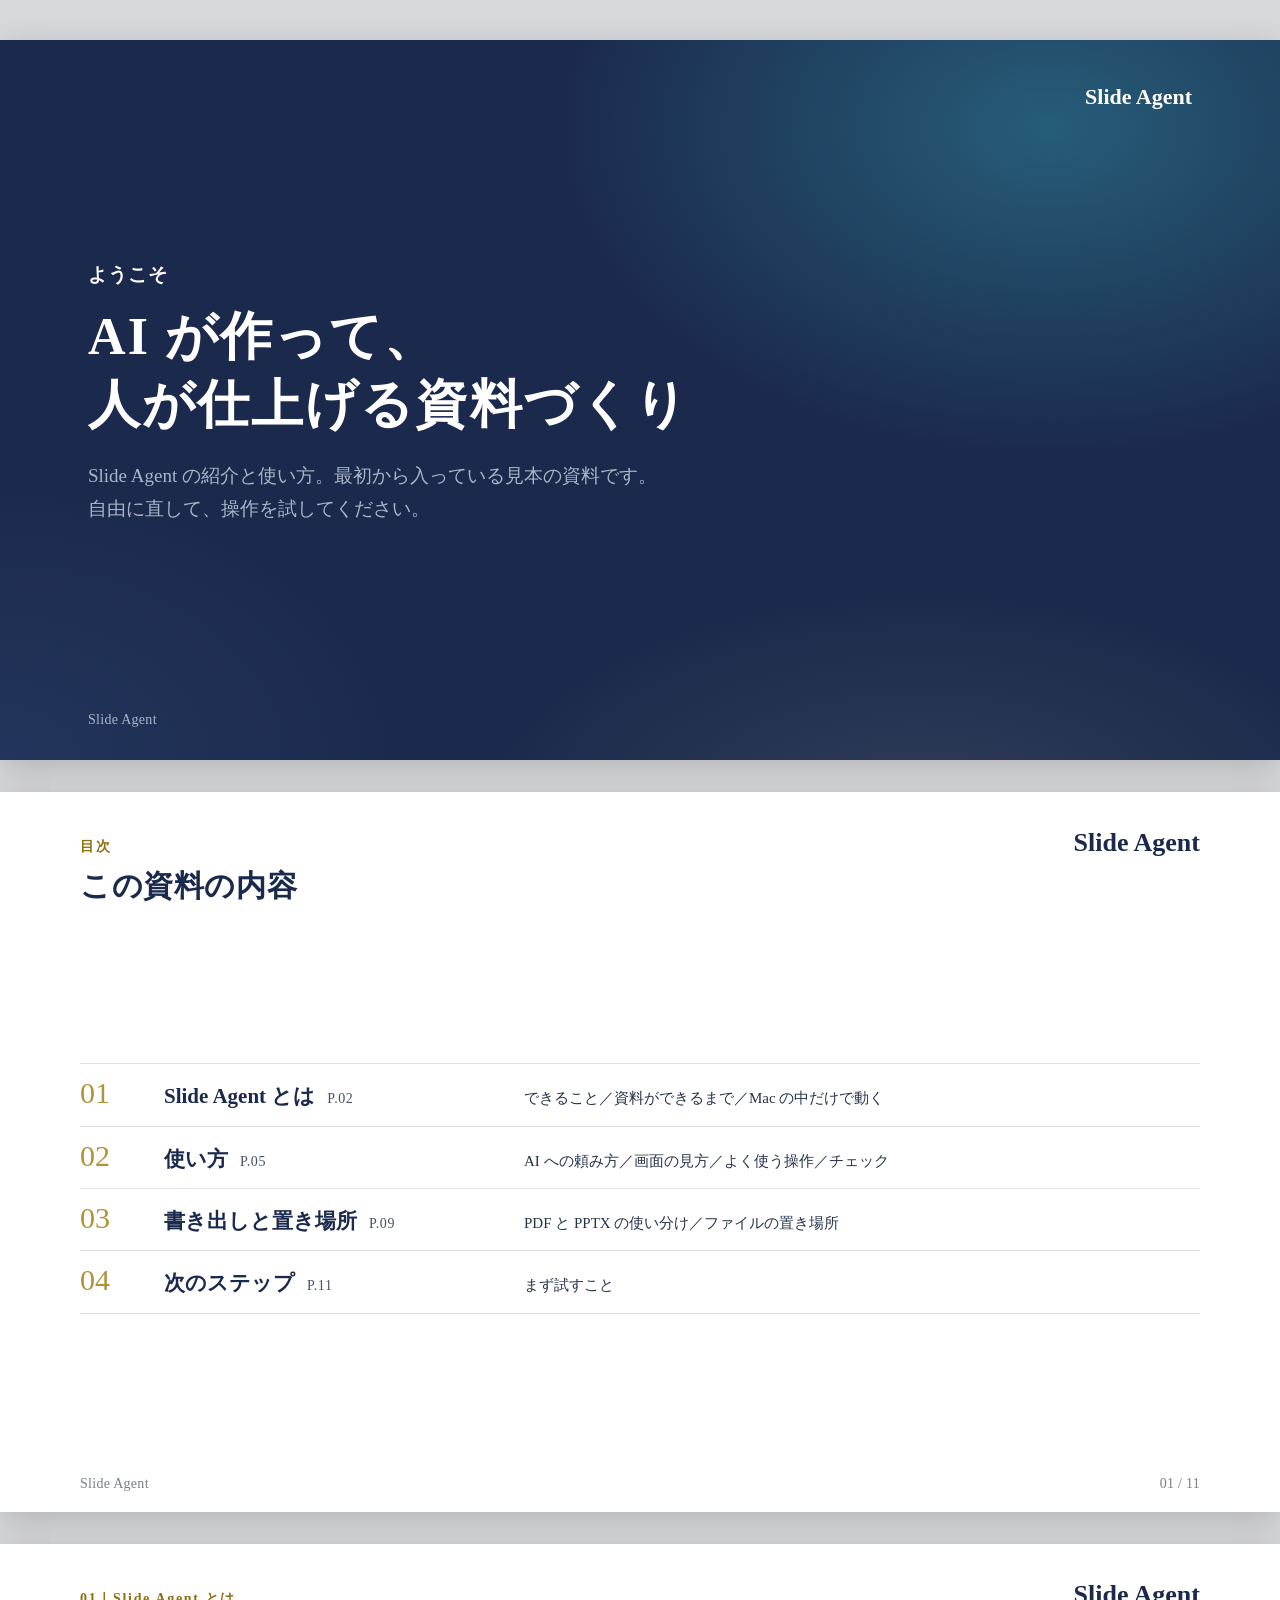
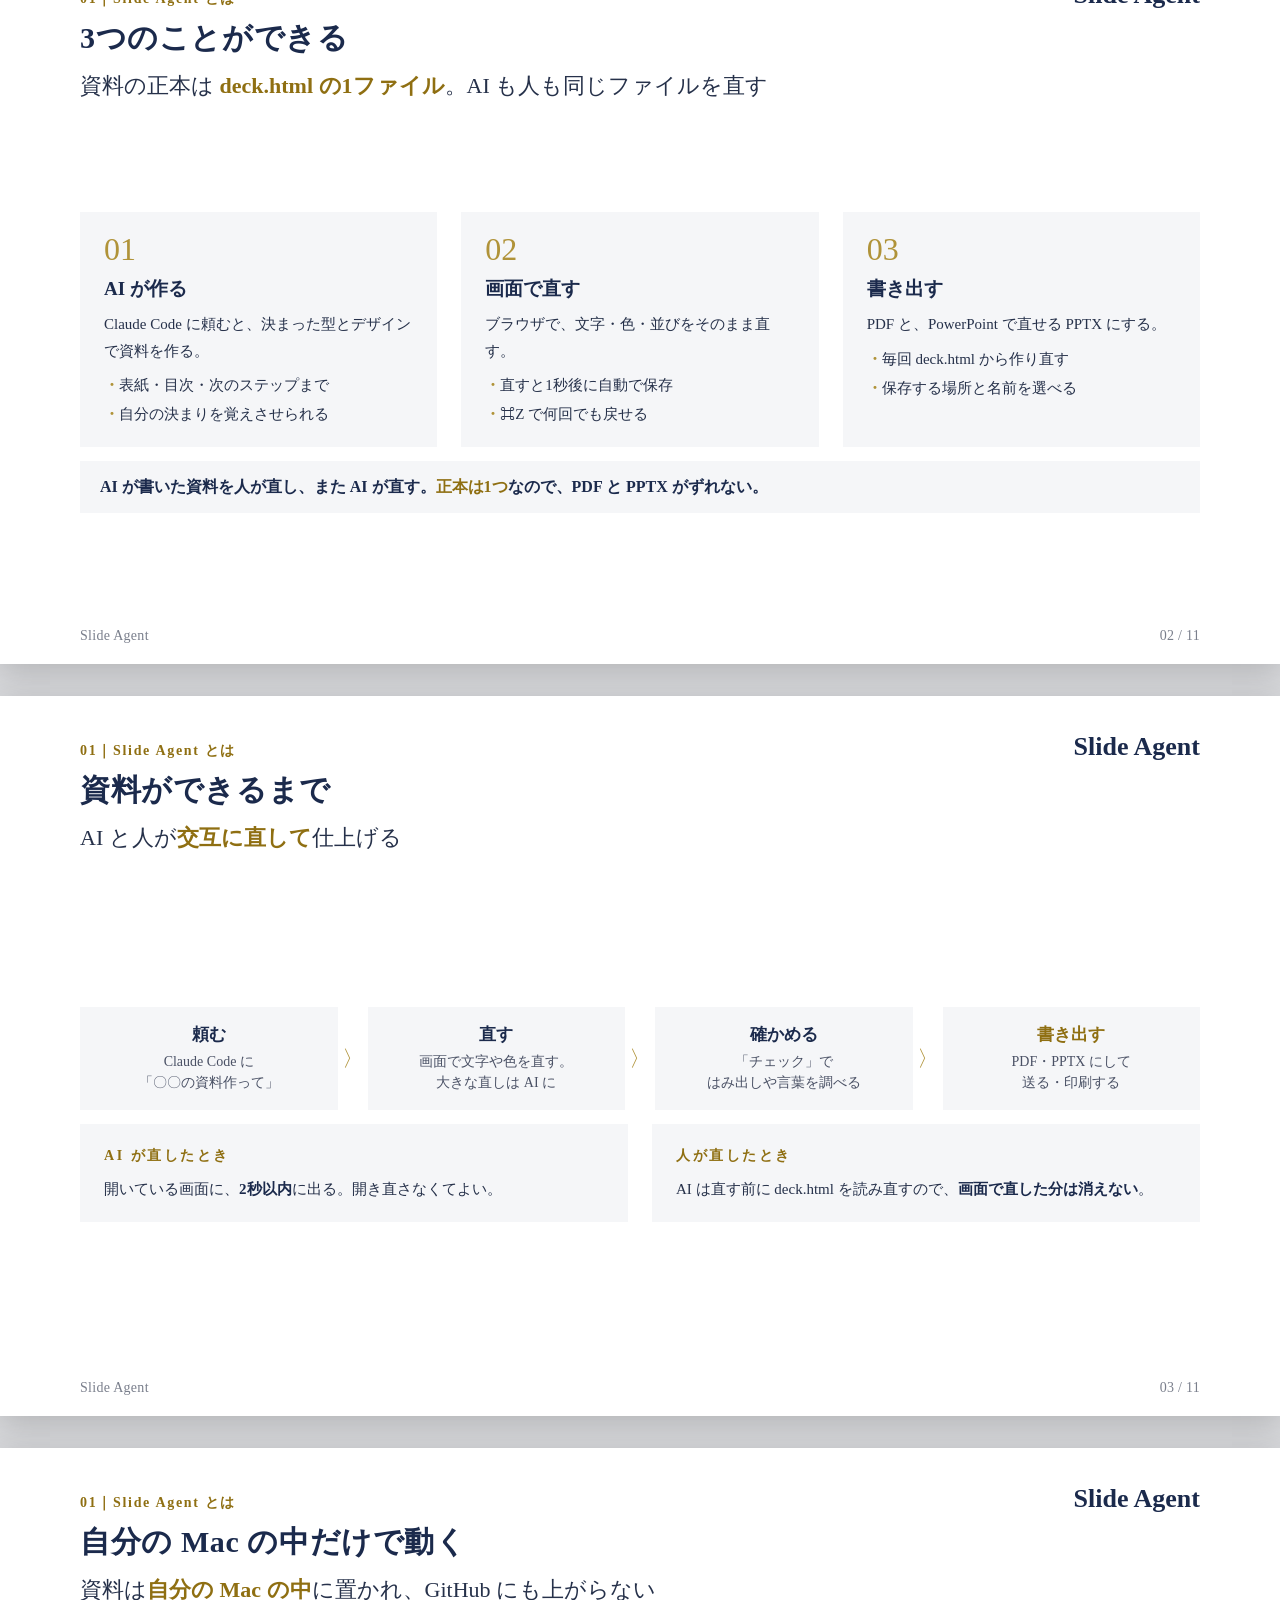
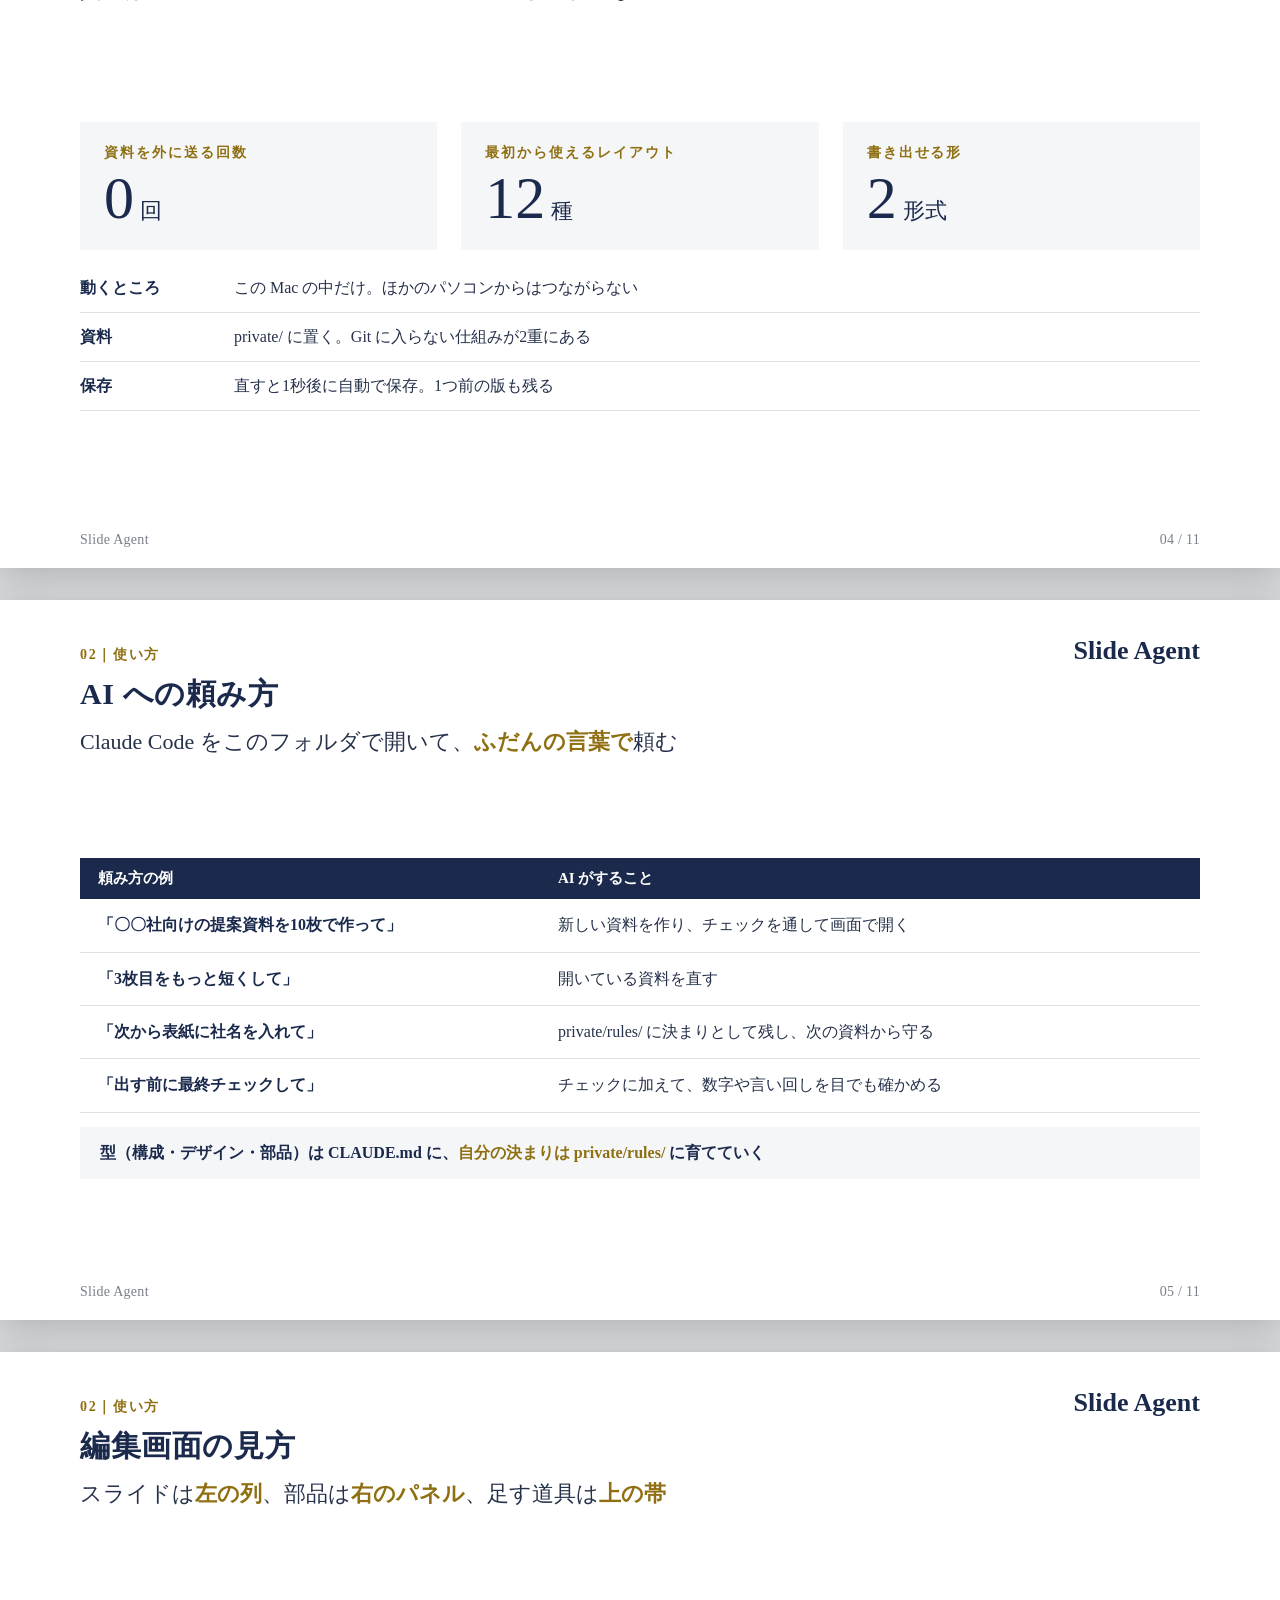
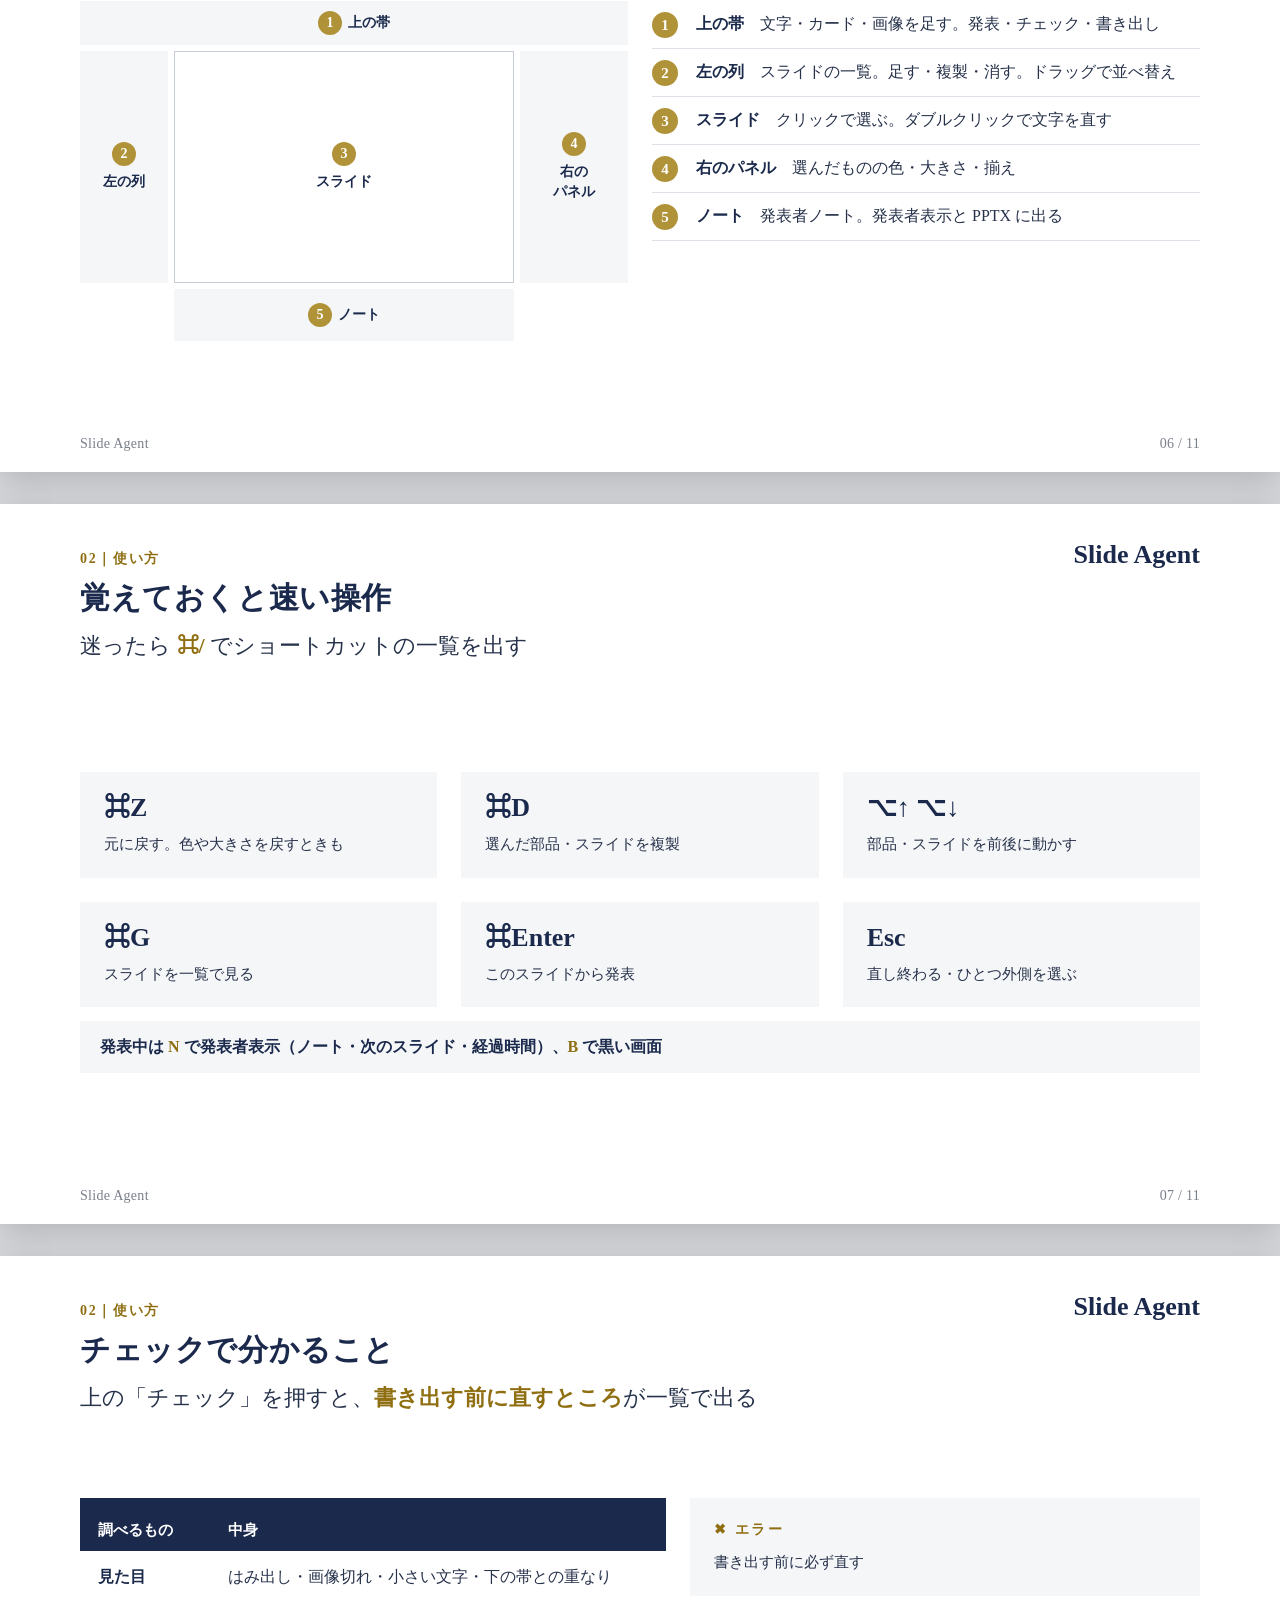
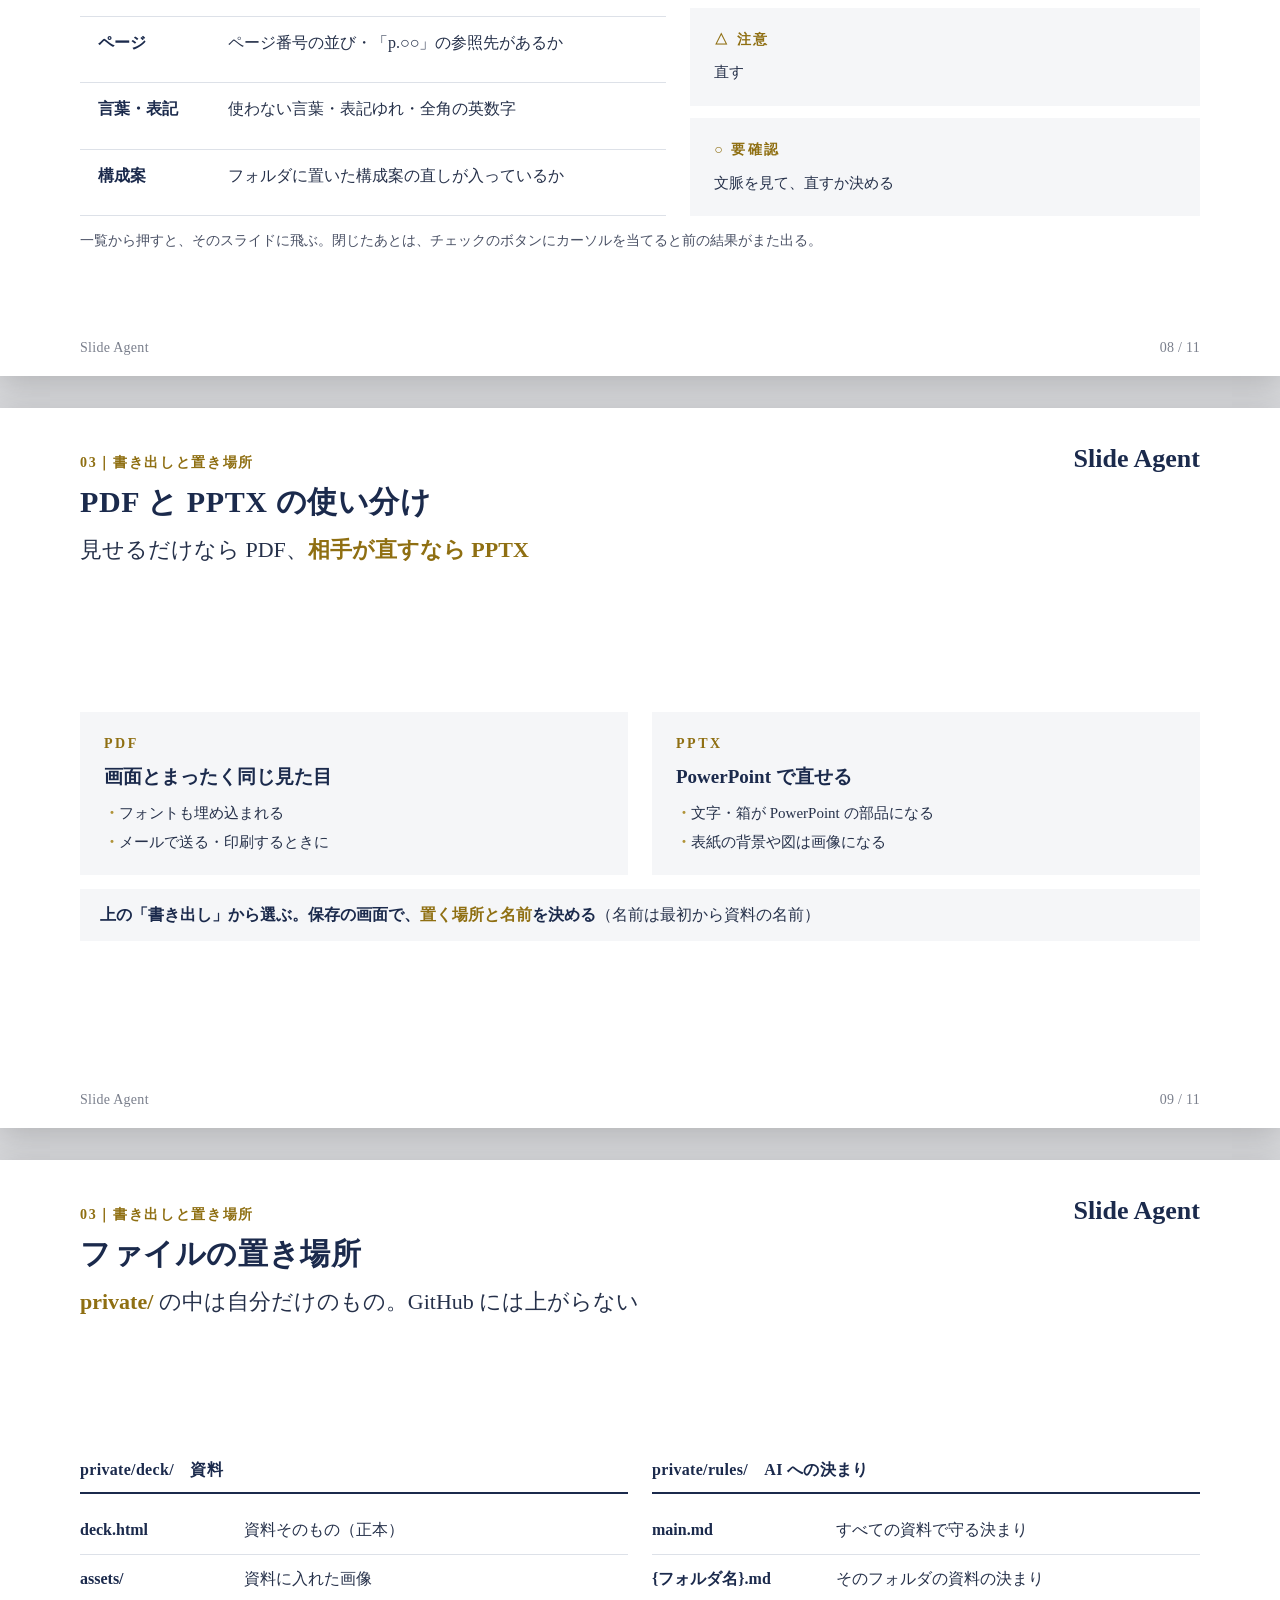
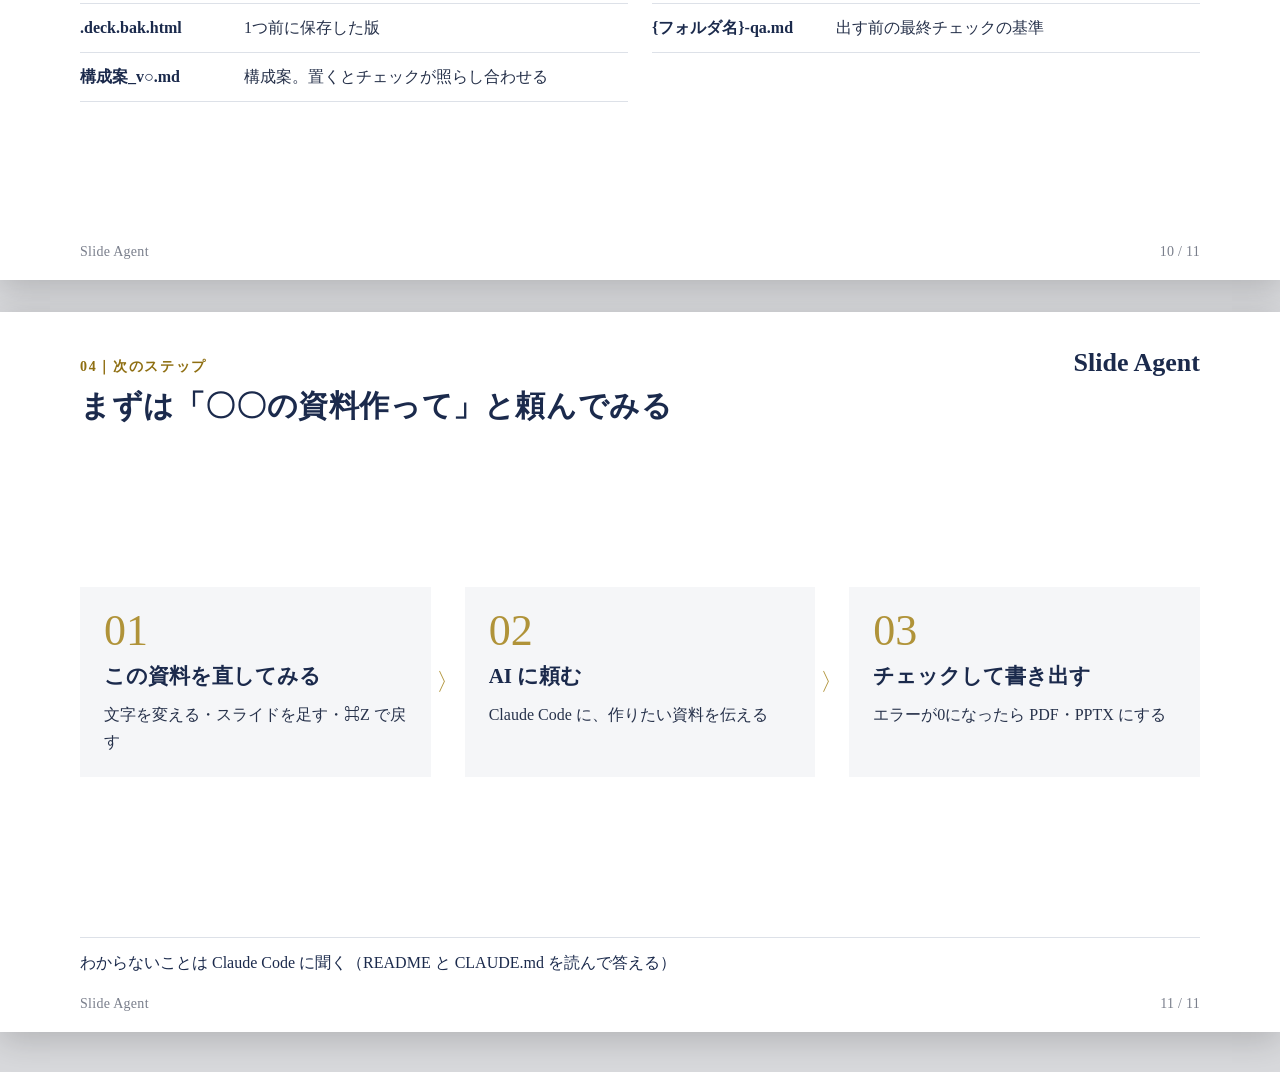
<file: welcome/ようこそ/Slide Agent の紹介/deck.html>
<!doctype html>
<html lang="ja">
<head>
<meta charset="utf-8">
<title>Slide Agent の紹介</title>
<style data-kit="theme">
/* slide-agent default テーマ
   - 色・フォントは deck.html の <style data-kit="vars"> の変数で決まる。ここに色の値を直書きしない
   - 1スライド = <section class="slide">（1280×720 固定）
   - 見た目の方針：白地に紺の文字、薄いグレーの箱と細い罫線、強調だけくすんだ金。影・角丸は使わない。グラデーションは表紙（暗い地）の背景だけ */

*, *::before, *::after { box-sizing: border-box; }
html { -webkit-font-smoothing: antialiased; }
body {
  margin: 0; padding: 40px 0;
  display: flex; flex-direction: column; align-items: center; gap: 32px;
  background: #d8d9dc;
  font-family: var(--font-body);
}

/* ---- スライド ---- */
.slide {
  position: relative; flex: none;
  width: 1280px; height: 720px; overflow: hidden;
  padding: 64px 88px 80px;
  display: flex; flex-direction: column; gap: 22px;
  background: var(--paper); color: var(--ink);
  font-family: var(--font-body); font-size: 20px; line-height: 1.7;
  box-shadow: 0 8px 32px rgba(0,0,0,.18);
}
/* 元の色を覚えておく（暗い地で変数を入れ替えたあとに使う） */
:root { --paper-base: var(--paper); --muted-base: var(--muted); }
/* 暗い地（表紙など）：色の変数を入れ替える。部品は色を var() で書いているので、文字は明るく・箱は暗くなる。
   白い地・グレーの地と行き来しても、大きさや並びは変わらない。資料ごとの部品（<style data-deck>）も var() で色を書けば同じように切り替わる。
   背景は濃い紺に、右上の青緑と下のグレーの光をぼかして重ねる。PPTX では背景だけ画像になり、文字は直せる */
.slide[data-bg="dark"] {
  --ink: var(--paper-base);
  --paper: var(--dark);
  --paper2: var(--dark2);
  --muted: var(--muted-on-dark);
  --line: color-mix(in srgb, var(--paper-base) 18%, transparent);
  --accent: var(--accent-soft);
  color: var(--ink);
  background:
    radial-gradient(ellipse 55% 65% at 82% 12%, color-mix(in srgb, var(--glow) 60%, transparent), transparent 70%),
    radial-gradient(ellipse 50% 45% at 72% 108%, color-mix(in srgb, var(--muted-base) 45%, transparent), transparent 70%),
    radial-gradient(ellipse 45% 55% at 0% 100%, color-mix(in srgb, var(--dark2) 90%, transparent), transparent 70%),
    var(--dark);
}
.slide[data-bg="soft"] { background: var(--paper2); }
.slide[data-align="center"] { justify-content: center; }
.slide > :not(.bg):not(.shade):not(.logo):not(.footer) { position: relative; z-index: 1; }
.notes { display: none !important; }

/* ---- 文字 ---- */
.slide h1, .slide h2, .slide h3, .slide p, .slide ul, .slide ol { margin: 0; }
.slide h1 { font-family: var(--font-serif); font-size: 64px; line-height: 1.3; font-weight: 700; letter-spacing: .04em; }
.slide h2 { font-family: var(--font-serif); font-size: 36px; line-height: 1.4; font-weight: 700; }
.slide h3 { font-family: var(--font-serif); font-size: 24px; line-height: 1.5; font-weight: 700; }
.slide p  { font-size: 20px; line-height: 1.7; }
.slide em { font-style: normal; font-weight: 700; color: var(--accent); }
.slide strong { font-weight: 700; }
.slide .lead  { font-size: 26px; line-height: 1.6; }
.slide .muted { color: var(--muted); }
.slide .small { font-size: 15px; line-height: 1.6; }

/* 見出しの上の小さい文字（章の名前など）。すぐ下の見出しに寄せる */
.slide .eyebrow {
  font-size: 14px; line-height: 1.5; font-weight: 400; letter-spacing: .2em;
  color: var(--muted);
}
.slide .eyebrow + h1, .slide .eyebrow + h2 { margin-top: -16px; }
/* 見出しのすぐ下の1行（このスライドで言いたいこと） */
.slide h2 + .lead { margin-top: -8px; }
.slide h2 + .lead + :not(.spacer):not(.notes) { margin-top: 18px; }

.slide .tag {
  display: inline-block; align-self: flex-start;
  padding: 3px 14px; border-radius: 999px;
  background: var(--paper2); color: var(--ink);
  font-size: 15px; line-height: 1.6;
}

/* 右上の社名・ロゴ（文字でも画像でも） */
.slide .logo {
  position: absolute; top: 44px; right: 88px; z-index: 1;
  font-family: var(--font-serif); font-size: 22px; line-height: 1.2; font-weight: 700;
}
.slide img.logo { height: 28px; width: auto; }

/* 箇条書き：小さいグレーの四角 */
.slide ul, .slide ol { padding-left: 1.2em; }
.slide ul { list-style: square; }
.slide li { font-size: 20px; line-height: 1.7; }
.slide li + li { margin-top: 8px; }
.slide li::marker { color: var(--muted); }

/* ---- 並べる ---- */
.row   { display: flex; gap: 24px; align-items: center; }
.grid  { display: grid; gap: 28px; }
.cols-2 { grid-template-columns: repeat(2, 1fr); }
.cols-3 { grid-template-columns: repeat(3, 1fr); }
.cols-4 { grid-template-columns: repeat(4, 1fr); }
.split { display: grid; grid-template-columns: 1fr 1fr; gap: 56px; align-items: center; flex: 1; }
.spacer { flex: 1; }

/* ---- 箱 ---- */
.card {
  background: var(--paper2); padding: 30px 30px;
  display: flex; flex-direction: column; gap: 12px;
}
.card h3 { font-size: 24px; }
.card p  { font-size: 17px; line-height: 1.8; color: var(--ink); }

/* 番号（01・02…）。カードや一覧の頭に置く */
.slide .no { font-family: var(--font-serif); font-size: 38px; line-height: 1.1; font-weight: 400; color: var(--muted); }

/* 手順：カードを › でつなぐ。<div class="steps"><div class="card">…</div><span class="next">›</span><div class="card">…</div></div> */
.steps { display: flex; align-items: stretch; gap: 14px; }
.steps > .card { flex: 1; }
.steps > .next { align-self: center; flex: none; width: 18px; text-align: center; font-size: 30px; line-height: 1; color: var(--accent); }

/* 一覧：細い罫線で区切った行。<div class="list"><div><span class="no">01</span><h3>名前</h3><p>説明</p></div>…</div> */
.list { display: flex; flex-direction: column; border-top: 1px solid var(--line); }
.list > div {
  display: grid; grid-template-columns: 96px 1fr 1.5fr; gap: 24px; align-items: center;
  padding: 20px 0; border-bottom: 1px solid var(--line);
}
.list > div > :not(.no):first-child { grid-column: 1 / 3; }
.list p { font-size: 18px; color: var(--ink); }

/* 項目と中身の表（会社概要など）。<div class="kv"><div><span>会社名</span><span>中身</span></div>…</div> */
.kv { display: flex; flex-direction: column; border-top: 1px solid var(--line); }
.kv > div {
  display: grid; grid-template-columns: 160px 1fr; gap: 24px; align-items: baseline;
  padding: 12px 0; border-bottom: 1px solid var(--line); font-size: 19px; line-height: 1.6;
}
.kv > div > :first-child { font-size: 15px; letter-spacing: .1em; color: var(--muted); }

.bar { border-left: 4px solid var(--accent); padding: 2px 0 2px 20px; }

/* 大きい数字。単位は <span class="unit"> で小さく */
.stat { display: flex; flex-direction: column; gap: 4px; }
.stat .num   { font-family: var(--font-serif); font-size: 80px; line-height: 1.05; font-weight: 400; color: var(--ink); }
.stat .unit  { font-size: 26px; margin-left: 6px; }
.stat .label { font-size: 15px; line-height: 1.5; letter-spacing: .1em; color: var(--muted); }

/* 区切りスライドの大きな番号。<section class="slide" data-bg="soft" data-align="center"><div class="row"><span class="big-no">01</span><div>…</div></div> */
.big-no { font-family: var(--font-serif); font-size: 190px; line-height: 1; font-weight: 400; color: var(--accent-soft); flex: none; width: 240px; }

/* ---- 画像 ---- */
.slide img { display: block; max-width: 100%; }
.photo { width: 100%; height: 100%; object-fit: cover; }
.bg    { position: absolute; inset: 0; width: 100%; height: 100%; object-fit: cover; z-index: 0; }
.shade { position: absolute; inset: 0; z-index: 0; background: var(--dark); opacity: .6; }

/* ---- 下の帯（左に名前・右にページ番号）。中身の流れに入らず、いつも一番下 ---- */
.slide .footer {
  position: absolute; left: 88px; right: 88px; bottom: 32px; z-index: 1;
  display: flex; justify-content: space-between;
  font-size: 14px; line-height: 1.5; color: var(--muted); letter-spacing: .04em;
}

/* ---- 印刷（PDF） ---- */
@page { size: 1280px 720px; margin: 0; }
@media print {
  body { padding: 0; gap: 0; background: none; display: block; }
  .slide { box-shadow: none; break-after: page; }
}
</style>
<style data-kit="vars">
:root {
  /* 色。紺で塗る＝表の見出し行だけ／金＝番号・矢印・印・要点の言葉／薄いグレー＝箱と帯 */
  --ink: #1b2a4c;           /* 見出し・太字・枠（紺） */
  --text: #26314a;          /* 本文（濃いめ） */
  --paper: #ffffff;         /* 地 */
  --paper2: #f5f6f8;        /* 箱・表の強調（薄いグレー。全部これ） */
  --accent: #8f6f12;        /* 金：要点の言葉 */
  --accent-soft: #b09339;   /* 金：矢印・印 */
  --muted: #4a5165;         /* 補足・出典・記号（薄い文字はこの1色） */
  --faint: #7a7f8c;         /* 下の©・ページ番号 */
  --gold-on-dark: #d8bd6a;  /* 紺の上の金 */
  --muted-on-dark: #aab5c9;
  --dark: #1b2a4c;          /* 表紙（紺） */
  --dark2: #24365e;
  --glow: #2d7f96;          /* 表紙の光（青緑） */
  --line: #dde1e8;          /* 表の細い罫線 */
  --edge: #c6ccd7;          /* 図の箱の細い枠 */
  /* 見出しも本文も明朝（見出し W6・本文 W3） */
  --font-sans: "Hiragino Sans", "Hiragino Kaku Gothic ProN", "Yu Gothic", sans-serif;
  --font-serif: "Hiragino Mincho ProN", "Yu Mincho", serif;
  --font-body: var(--font-serif);
  --pptx-font-sans: "Yu Gothic";
  --pptx-font-serif: "Yu Mincho";
}
</style>
<style data-deck="layout">
/* ページの形と部品（上の帯・表・箱・流れ・次のステップなど）。色は vars のテーマ色だけを使う
   - 大きさ・余白は地（白・グレー・暗い）で分けない。色は var() で書く。暗い地ではテーマが色の変数を入れ替えるので、地を切り替えても崩れない
   - 表紙は <section class="slide cv">。表紙だけの形は .cv で、中身のページの形は .slide:not(.cv) で書く */
.slide:not(.cv) { padding: 38px 80px 56px; gap: 14px; color: var(--ink); }
.slide:not(.cv) p, .slide:not(.cv) li { font-size: 16px; line-height: 1.75; color: var(--text); }
.slide strong { font-weight: 700; color: var(--ink); }

/* 上：小さい章名 ……… 出す人の名前、すぐ下に明朝の見出し、その下に要点の1行（金は言葉だけ） */
.xh { display: flex; align-items: baseline; justify-content: space-between; font-size: 14px; line-height: 1.5; letter-spacing: .12em; color: var(--accent); font-weight: 700; }
.xh .x { font-family: var(--font-serif); font-size: 26px; font-weight: 700; line-height: 1; letter-spacing: 0; color: var(--ink); }
.slide h2 { font-size: 30px; line-height: 1.4; letter-spacing: .02em; margin-top: -6px; }
.slide h2 em { color: inherit; }
.slide:not(.cv) .lead { font-size: 22px; line-height: 1.55; color: var(--text); }
.slide .lead em { color: var(--accent); }
.slide h2 + .lead { margin-top: -4px; }
.slide h2 + .lead + :not(.spacer):not(.notes) { margin-top: 8px; }

/* 暗い地で入れ替える、この資料だけの色（テーマが --ink・--paper などを入れ替えるのに合わせる） */
.slide[data-bg="dark"] { --text: var(--paper-base); --faint: var(--muted-on-dark); --edge: color-mix(in srgb, var(--paper-base) 25%, transparent); --gold-on-dark: var(--accent-soft); }

/* 下：©（左）・ページ（右）。薄いグレーで小さく */
.slide .footer { left: 80px; right: 80px; bottom: 18px; font-size: 14px; color: var(--faint); letter-spacing: .02em; }
.slide.cv .footer { left: 88px; right: 88px; bottom: 30px; }

/* 表紙 */
.slide .cv-to { font-family: var(--font-serif); font-size: 19px; font-weight: 700; letter-spacing: .06em; }
.slide.cv h1 { font-size: 52px; margin-top: -10px; }
.slide .cv-sub { font-size: 19px; }
.slide .cv-by { font-family: var(--font-serif); font-size: 17px; font-weight: 700; }

/* 列の頭：太字＋紺の細い線 */
.slide:not(.cv) .sec { font-size: 16px; font-weight: 700; color: var(--ink); letter-spacing: .02em; border-bottom: 2px solid var(--ink); padding-bottom: 8px; }

/* 表：見出し行は塗らず紺の細い線。強調の行・列は箱と同じグレーで塗って太字 */
.tb { display: grid; grid-template-columns: var(--cols); font-size: 15px; line-height: 1.6; color: var(--text); }
.tb > div { padding: 9px 16px; border-bottom: 1px solid var(--line); }
.tb > .h { font-size: 15px; font-weight: 700; color: var(--paper); background: var(--ink); border-bottom: none; padding: 8px 16px; display: flex; flex-direction: column; justify-content: flex-end; }
.tb > .h .sub { font-weight: 400; color: var(--gold-on-dark); }
.tb > .h .mk { color: var(--gold-on-dark); }
.tb > .k { font-weight: 700; color: var(--ink); }
.tb .sub { display: block; font-size: 14px; font-weight: 400; color: var(--muted); }
.tb > .m { color: var(--muted); font-size: 14px; }
.tb > .g { background: var(--paper2); font-weight: 700; color: var(--ink); display: flex; flex-direction: column; justify-content: center; }
.tb > .r3 { grid-row: span 3; }
.tb > .r4 { grid-row: span 4; }
.tb > .hl { background: var(--paper2); font-weight: 700; color: var(--ink); }
.tb > .m.hl { font-weight: 400; color: var(--muted); }
.tb > .c { text-align: center; }
.tb.sm { font-size: 14px; line-height: 1.55; }
.tb.sm > div { padding: var(--pad, 6px) 12px; }
.tb.sm > .h { padding: 6px 12px; }
.tb.md > div { padding: 5px 14px; }
.tb.md > .h { padding: 6px 14px; }
.tb.xl { font-size: 16px; line-height: 1.65; }
.tb.xl > div { padding: 13px 18px; }
.tb.xl > .h { padding: 8px 18px; }

/* 記号：薄い文字の補足（.mk）・金の【仮説】（.mk.hy） */
.mk { font-size: 14px; color: var(--muted); white-space: nowrap; font-weight: 400; }
.mk.hy { color: var(--accent); font-weight: 700; }

/* 箱：すべて同じ薄いグレー。枠線なし。番号はグレーの明朝、ラベルは字間を広げたグレー */
.cd { background: var(--paper2); padding: 20px 24px; display: flex; flex-direction: column; gap: 8px; }
.cd.t { background: var(--paper2); }
.cd.t .lbl { color: var(--accent); }
.cd h3 { font-size: 19px; line-height: 1.5; }
.slide:not(.cv) .cd p, .slide:not(.cv) .cd li { font-size: 15px; line-height: 1.75; }
.cd ul { padding-left: 0; list-style: none; }
.cd li { padding-left: 1em; text-indent: -1em; }
.cd li + li { margin-top: 3px; }
.cd li::before { content: "・"; color: var(--accent-soft); font-weight: 700; }
.slide .lbl { font-size: 14px; font-weight: 700; letter-spacing: .18em; color: var(--accent); }
.slide .no { font-family: var(--font-serif); color: var(--accent-soft); font-weight: 400; }
.slide .no.sm { font-size: 32px; line-height: 1.1; }

/* 帯：薄いグレーにまとめの一文（左の線・紺の塗りは使わない） */
.slide .bar { background: var(--paper2); border: none; padding: 12px 20px; font-weight: 700; }
.slide:not(.cv) .bar { color: var(--ink); }
.slide .bar .n { font-weight: 400; color: var(--text); }
.slide .bar .mk { color: var(--muted); }
.slide:not(.cv) .src { font-size: 14px; line-height: 1.55; color: var(--muted); }
.cols { display: grid; gap: 24px; }
.c2 { grid-template-columns: 1fr 1fr; }
.c3 { grid-template-columns: repeat(3, 1fr); }
.c2w { grid-template-columns: 1.15fr 1fr; }
.stack { display: flex; flex-direction: column; gap: 12px; }
.slide .star { color: var(--accent-soft); font-weight: 700; }

/* 箇条書き（細い罫線で区切る） */
.slide ul.ql { list-style: none; padding-left: 0; }
.slide:not(.cv) ul.ql li { font-size: 15px; line-height: 1.65; padding: 5px 0 5px 1.3em; text-indent: -1.3em; border-bottom: 1px solid var(--line); }
.slide ul.ql li + li { margin-top: 0; }
.slide ul.ql li .star, .slide ul.ql li .dot { display: inline-block; width: 1.3em; text-indent: 0; color: var(--accent-soft); font-weight: 700; }

/* 番号つきの並び（紺の丸数字） */
.nl { display: flex; flex-direction: column; }
.nl > div { display: grid; grid-template-columns: 36px 1fr; gap: 8px; align-items: start; padding: 10px 0; border-bottom: 1px solid var(--line); }
.slide .nl .nb { width: 26px; height: 26px; border-radius: 13px; background: var(--accent-soft); color: var(--paper); font-family: var(--font-serif); font-size: 15px; line-height: 26px; text-align: center; font-weight: 700; margin-top: 1px; }
.slide:not(.cv) .nl p { font-size: 16px; line-height: 1.65; }
.nl > div.hl { background: var(--paper2); padding-left: 10px; padding-right: 10px; }

/* 項目と中身 */
.rows { display: flex; flex-direction: column; }
.rows > div { display: grid; grid-template-columns: var(--key, 110px) 1fr; gap: 14px; align-items: baseline; padding: 10px 0; border-bottom: 1px solid var(--line); }
.rows .key { font-weight: 700; font-size: 16px; line-height: 1.6; color: var(--ink); }
.rows .key .mk { display: block; }

/* 2：いただいた図の描き直し（グループは薄いグレー、工程は白に紺の線、矢印と未検証は金） */
.loop { position: relative; height: 360px; flex: none; }
.lp { position: absolute; background: var(--paper2); }
.lp .nm { position: absolute; top: -12px; left: 14px; background: var(--ink); color: var(--paper); padding: 0 10px; font-size: 14px; line-height: 1.7; font-weight: 700; letter-spacing: .04em; }
.nd { position: absolute; background: var(--paper); border: 1px solid var(--edge); font-size: 16px; line-height: 1.4; font-weight: 700; color: var(--ink); text-align: center; display: flex; flex-direction: column; justify-content: center; }
.nd .small { font-size: 14px; font-weight: 400; color: var(--muted); }
.ah { position: absolute; height: 2px; background: var(--accent-soft); }
.av { position: absolute; width: 2px; background: var(--accent-soft); }
.tip { position: absolute; font-size: 15px; line-height: 1; color: var(--accent-soft); }
.jn { position: absolute; background: var(--accent-soft); color: var(--paper); border-radius: 12px; font-size: 14px; line-height: 1.5; font-weight: 700; padding: 1px 12px; white-space: nowrap; }
.ok { position: absolute; background: var(--ink); color: var(--paper); border-radius: 12px; font-size: 14px; line-height: 1.5; font-weight: 700; padding: 1px 12px; white-space: nowrap; }

/* 6：構成図（白い箱に紺の線、最後だけ紺。金の〉でつなぐ） */
.flow { display: flex; align-items: stretch; gap: 0; }
.flow > .bx { flex: 1; background: var(--paper2); border: none; padding: 16px 10px; display: flex; flex-direction: column; justify-content: center; gap: 4px; text-align: center; }
.flow > .bx h3 { font-size: 17px; line-height: 1.4; }
.slide:not(.cv) .flow > .bx p { font-size: 14px; line-height: 1.55; color: var(--muted); }
.flow > .bx.end h3 { color: var(--accent); }
.flow > .nx { align-self: center; flex: none; width: 30px; text-align: center; font-size: 22px; line-height: 1; color: var(--accent-soft); }
.ctl { background: var(--paper2); padding: 12px 20px; display: flex; align-items: baseline; gap: 16px; }
.ctl .a { font-size: 18px; font-weight: 700; color: var(--ink); }
.ctl .b { font-size: 15px; color: var(--text); }

/* 8：数字 */
.stat .label { color: var(--accent); font-weight: 700; letter-spacing: .14em; font-size: 14px; }
.stat .num.md { font-size: 60px; color: var(--ink); }
.stat .unit { font-size: 22px; }

/* 13：月額 */
.price { font-family: var(--font-serif); font-size: 32px; line-height: 1.2; font-weight: 700; color: var(--ink); }
.price .u { font-size: 17px; margin-left: 4px; }

/* 17：次のステップ */
.ns { display: flex; align-items: stretch; gap: 0; }
.ns > div { flex: 1; display: flex; flex-direction: column; gap: 8px; background: var(--paper2); padding: 22px 24px; }
.ns .big { font-family: var(--font-serif); font-size: 44px; line-height: 1; color: var(--accent-soft); }
.ns h3 { font-size: 21px; }
.slide:not(.cv) .ns p { font-size: 16px; line-height: 1.7; }
.ns > .nx { flex: none; background: none; padding: 0; width: 34px; text-align: center; align-self: center; font-size: 24px; color: var(--accent-soft); }

/* 付録A */
.refs h3 { font-size: 15px; letter-spacing: .1em; color: var(--muted); margin: 0 0 2px; }
.slide:not(.cv) .refs p { font-size: 14px; line-height: 1.45; margin: 0 0 5px; }
.refs .u { color: var(--muted); word-break: break-all; }
.refs > div { display: flex; flex-direction: column; gap: 4px; }


/* 目次：金の番号・明朝の章名とページ・右に中身。細い罫線で区切る */
.toc { display: flex; flex-direction: column; border-top: 1px solid var(--line); }
.toc > div { display: grid; grid-template-columns: 64px 340px 1fr; gap: 20px; align-items: baseline; padding: 14px 0; border-bottom: 1px solid var(--line); }
.toc .no { font-size: 30px; line-height: 1; }
.toc h3 { font-size: 21px; line-height: 1.4; }
.toc h3 .pg { font-size: 14px; font-weight: 400; color: var(--muted); margin-left: 12px; letter-spacing: .04em; }
.slide:not(.cv) .toc p { font-size: 15px; line-height: 1.6; }
.slide:not(.cv) .toc .ap p { color: var(--muted); }
.toc .ap h3 { font-size: 16px; color: var(--muted); }

/* 2：ソフトの中の「未確認」の印（灰色の枠線） */
.uc { position: absolute; background: var(--paper); border: 1px solid var(--muted); color: var(--muted); border-radius: 12px; font-size: 14px; line-height: 1.5; font-weight: 700; padding: 0 11px; white-space: nowrap; }

/* 17：連絡先 */
.ct { display: flex; flex-direction: column; gap: 2px; border-top: 1px solid var(--line); padding-top: 12px; }
.slide .ct p { font-size: 16px; line-height: 1.6; color: var(--ink); }
</style>
<style data-deck="welcome">
/* この資料だけ：編集画面の見取り図 */
.ui { display: grid; grid-template-columns: 88px 1fr 108px; grid-template-rows: 44px 1fr 52px; gap: 6px; height: 340px; }
.ui > div { background: var(--paper2); display: flex; flex-direction: column; align-items: center; justify-content: center; gap: 6px; font-size: 14px; line-height: 1.4; font-weight: 700; color: var(--ink); text-align: center; }
.ui .nb { width: 24px; height: 24px; border-radius: 12px; background: var(--accent-soft); color: var(--paper); font-family: var(--font-serif); font-size: 14px; line-height: 24px; text-align: center; font-weight: 700; }
.ui-top { grid-column: 1 / 4; flex-direction: row !important; }
.ui-notes { grid-column: 2 / 3; flex-direction: row !important; }
.ui > .ui-stage { background: var(--paper); border: 1px solid var(--edge); }
.slide .key-big { font-family: var(--font-serif); font-size: 26px; line-height: 1.2; font-weight: 700; color: var(--ink); }
</style>
</head>
<body>

<section class="slide cv" data-bg="dark" data-align="center">
  <p class="logo">Slide Agent</p>
  <p class="cv-to">ようこそ</p>
  <h1>AI が作って、<br>人が仕上げる資料づくり</h1>
  <p class="cv-sub muted">Slide Agent の紹介と使い方。最初から入っている見本の資料です。<br>自由に直して、操作を試してください。</p>
  <div class="footer"><span>Slide Agent</span><span></span></div>
  <aside class="notes">最初から入っている見本の資料。ここで操作を試してから、自分の資料を作り始める。</aside>
</section>

<section class="slide">
  <div class="xh"><span>目次</span><span class="x">Slide Agent</span></div>
  <h2>この資料の内容</h2>
  <div class="spacer"></div>
  <div class="toc">
    <div><span class="no">01</span><h3>Slide Agent とは<span class="pg">P.02</span></h3><p>できること／資料ができるまで／Mac の中だけで動く</p></div>
    <div><span class="no">02</span><h3>使い方<span class="pg">P.05</span></h3><p>AI への頼み方／画面の見方／よく使う操作／チェック</p></div>
    <div><span class="no">03</span><h3>書き出しと置き場所<span class="pg">P.09</span></h3><p>PDF と PPTX の使い分け／ファイルの置き場所</p></div>
    <div><span class="no">04</span><h3>次のステップ<span class="pg">P.11</span></h3><p>まず試すこと</p></div>
  </div>
  <div class="spacer"></div>
  <div class="footer"><span>Slide Agent</span><span>01 / 11</span></div>
  <aside class="notes">3つの章で、何ができるか・どう使うか・どこに何があるかを順に説明する。</aside>
</section>

<section class="slide">
  <div class="xh"><span>01｜Slide Agent とは</span><span class="x">Slide Agent</span></div>
  <h2>3つのことができる</h2>
  <p class="lead">資料の正本は <em>deck.html の1ファイル</em>。AI も人も同じファイルを直す</p>
  <div class="spacer"></div>
  <div class="cols c3">
    <div class="cd"><span class="no sm">01</span><h3>AI が作る</h3><p>Claude Code に頼むと、決まった型とデザインで資料を作る。</p>
      <ul><li>表紙・目次・次のステップまで</li><li>自分の決まりを覚えさせられる</li></ul></div>
    <div class="cd"><span class="no sm">02</span><h3>画面で直す</h3><p>ブラウザで、文字・色・並びをそのまま直す。</p>
      <ul><li>直すと1秒後に自動で保存</li><li>⌘Z で何回でも戻せる</li></ul></div>
    <div class="cd"><span class="no sm">03</span><h3>書き出す</h3><p>PDF と、PowerPoint で直せる PPTX にする。</p>
      <ul><li>毎回 deck.html から作り直す</li><li>保存する場所と名前を選べる</li></ul></div>
  </div>
  <p class="bar">AI が書いた資料を人が直し、また AI が直す。<span style="color: var(--accent);">正本は1つ</span>なので、PDF と PPTX がずれない。</p>
  <div class="spacer"></div>
  <div class="footer"><span>Slide Agent</span><span>02 / 11</span></div>
  <aside class="notes">PDF・PPTX は毎回 deck.html から作り直す。</aside>
</section>

<section class="slide">
  <div class="xh"><span>01｜Slide Agent とは</span><span class="x">Slide Agent</span></div>
  <h2>資料ができるまで</h2>
  <p class="lead">AI と人が<em>交互に直して</em>仕上げる</p>
  <div class="spacer"></div>
  <div class="flow">
    <div class="bx"><h3>頼む</h3><p>Claude Code に<br>「〇〇の資料作って」</p></div><span class="nx">〉</span>
    <div class="bx"><h3>直す</h3><p>画面で文字や色を直す。<br>大きな直しは AI に</p></div><span class="nx">〉</span>
    <div class="bx"><h3>確かめる</h3><p>「チェック」で<br>はみ出しや言葉を調べる</p></div><span class="nx">〉</span>
    <div class="bx end"><h3>書き出す</h3><p>PDF・PPTX にして<br>送る・印刷する</p></div>
  </div>
  <div class="cols c2">
    <div class="cd"><span class="lbl">AI が直したとき</span><p>開いている画面に、<strong>2秒以内</strong>に出る。開き直さなくてよい。</p></div>
    <div class="cd"><span class="lbl">人が直したとき</span><p>AI は直す前に deck.html を読み直すので、<strong>画面で直した分は消えない</strong>。</p></div>
  </div>
  <div class="spacer"></div>
  <div class="footer"><span>Slide Agent</span><span>03 / 11</span></div>
  <aside class="notes">「直す」と「確かめる」は何回でも行き来してよい。</aside>
</section>

<section class="slide">
  <div class="xh"><span>01｜Slide Agent とは</span><span class="x">Slide Agent</span></div>
  <h2>自分の Mac の中だけで動く</h2>
  <p class="lead">資料は<em>自分の Mac の中</em>に置かれ、GitHub にも上がらない</p>
  <div class="spacer"></div>
  <div class="cols c3">
    <div class="cd"><div class="stat"><span class="label">資料を外に送る回数</span><span class="num md">0<span class="unit">回</span></span></div></div>
    <div class="cd"><div class="stat"><span class="label">最初から使えるレイアウト</span><span class="num md">12<span class="unit">種</span></span></div></div>
    <div class="cd"><div class="stat"><span class="label">書き出せる形</span><span class="num md">2<span class="unit">形式</span></span></div></div>
  </div>
  <div class="rows" style="--key: 140px;">
    <div><span class="key">動くところ</span><p>この Mac の中だけ。ほかのパソコンからはつながらない</p></div>
    <div><span class="key">資料</span><p>private/ に置く。Git に入らない仕組みが2重にある</p></div>
    <div><span class="key">保存</span><p>直すと1秒後に自動で保存。1つ前の版も残る</p></div>
  </div>
  <div class="spacer"></div>
  <div class="footer"><span>Slide Agent</span><span>04 / 11</span></div>
  <aside class="notes">サーバーは 127.0.0.1 だけで動く。private/ は .gitignore と commit 前のフックの2つで Git に入らない。</aside>
</section>

<section class="slide">
  <div class="xh"><span>02｜使い方</span><span class="x">Slide Agent</span></div>
  <h2>AI への頼み方</h2>
  <p class="lead">Claude Code をこのフォルダで開いて、<em>ふだんの言葉で</em>頼む</p>
  <div class="spacer"></div>
  <div class="tb xl" style="--cols: 460px 1fr;">
    <div class="h">頼み方の例</div><div class="h">AI がすること</div>
    <div class="k">「〇〇社向けの提案資料を10枚で作って」</div><div>新しい資料を作り、チェックを通して画面で開く</div>
    <div class="k">「3枚目をもっと短くして」</div><div>開いている資料を直す</div>
    <div class="k">「次から表紙に社名を入れて」</div><div>private/rules/ に決まりとして残し、次の資料から守る</div>
    <div class="k">「出す前に最終チェックして」</div><div>チェックに加えて、数字や言い回しを目でも確かめる</div>
  </div>
  <p class="bar">型（構成・デザイン・部品）は CLAUDE.md に、<span style="color: var(--accent);">自分の決まりは private/rules/</span> に育てていく</p>
  <div class="spacer"></div>
  <div class="footer"><span>Slide Agent</span><span>05 / 11</span></div>
  <aside class="notes">rules は main.md（全部の資料）と {フォルダ名}.md（そのフォルダの資料）。</aside>
</section>

<section class="slide">
  <div class="xh"><span>02｜使い方</span><span class="x">Slide Agent</span></div>
  <h2>編集画面の見方</h2>
  <p class="lead">スライドは<em>左の列</em>、部品は<em>右のパネル</em>、足す道具は<em>上の帯</em></p>
  <div class="spacer"></div>
  <div class="cols c2">
    <div class="ui">
      <div class="ui-top"><span class="nb">1</span>上の帯</div>
      <div><span class="nb">2</span>左の列</div>
      <div class="ui-stage"><span class="nb">3</span>スライド</div>
      <div><span class="nb">4</span>右の<br>パネル</div>
      <div class="ui-notes"><span class="nb">5</span>ノート</div>
    </div>
    <div class="nl">
      <div><span class="nb">1</span><p><strong>上の帯</strong>　文字・カード・画像を足す。発表・チェック・書き出し</p></div>
      <div><span class="nb">2</span><p><strong>左の列</strong>　スライドの一覧。足す・複製・消す。ドラッグで並べ替え</p></div>
      <div><span class="nb">3</span><p><strong>スライド</strong>　クリックで選ぶ。ダブルクリックで文字を直す</p></div>
      <div><span class="nb">4</span><p><strong>右のパネル</strong>　選んだものの色・大きさ・揃え</p></div>
      <div><span class="nb">5</span><p><strong>ノート</strong>　発表者ノート。発表者表示と PPTX に出る</p></div>
    </div>
  </div>
  <div class="spacer"></div>
  <div class="footer"><span>Slide Agent</span><span>06 / 11</span></div>
  <aside class="notes">左上の「‹」で資料の一覧に戻る。右クリックでメニューが出る。</aside>
</section>

<section class="slide">
  <div class="xh"><span>02｜使い方</span><span class="x">Slide Agent</span></div>
  <h2>覚えておくと速い操作</h2>
  <p class="lead">迷ったら <em>⌘/</em> でショートカットの一覧を出す</p>
  <div class="spacer"></div>
  <div class="cols c3">
    <div class="cd"><span class="key-big">⌘Z</span><p>元に戻す。色や大きさを戻すときも</p></div>
    <div class="cd"><span class="key-big">⌘D</span><p>選んだ部品・スライドを複製</p></div>
    <div class="cd"><span class="key-big">⌥↑ ⌥↓</span><p>部品・スライドを前後に動かす</p></div>
    <div class="cd"><span class="key-big">⌘G</span><p>スライドを一覧で見る</p></div>
    <div class="cd"><span class="key-big">⌘Enter</span><p>このスライドから発表</p></div>
    <div class="cd"><span class="key-big">Esc</span><p>直し終わる・ひとつ外側を選ぶ</p></div>
  </div>
  <p class="bar">発表中は <span style="color: var(--accent);">N</span> で発表者表示（ノート・次のスライド・経過時間）、<span style="color: var(--accent);">B</span> で黒い画面</p>
  <div class="spacer"></div>
  <div class="footer"><span>Slide Agent</span><span>07 / 11</span></div>
  <aside class="notes">最初から発表するときは ⇧⌘Enter。</aside>
</section>

<section class="slide">
  <div class="xh"><span>02｜使い方</span><span class="x">Slide Agent</span></div>
  <h2>チェックで分かること</h2>
  <p class="lead">上の「チェック」を押すと、<em>書き出す前に直すところ</em>が一覧で出る</p>
  <div class="spacer"></div>
  <div class="cols c2w">
    <div class="tb xl" style="--cols: 130px 1fr;">
      <div class="h">調べるもの</div><div class="h">中身</div>
      <div class="k">見た目</div><div>はみ出し・画像切れ・小さい文字・下の帯との重なり</div>
      <div class="k">ページ</div><div>ページ番号の並び・「p.○○」の参照先があるか</div>
      <div class="k">言葉・表記</div><div>使わない言葉・表記ゆれ・全角の英数字</div>
      <div class="k">構成案</div><div>フォルダに置いた構成案の直しが入っているか</div>
    </div>
    <div class="stack">
      <div class="cd"><span class="lbl">✖ エラー</span><p>書き出す前に必ず直す</p></div>
      <div class="cd"><span class="lbl">△ 注意</span><p>直す</p></div>
      <div class="cd"><span class="lbl">○ 要確認</span><p>文脈を見て、直すか決める</p></div>
    </div>
  </div>
  <p class="src">一覧から押すと、そのスライドに飛ぶ。閉じたあとは、チェックのボタンにカーソルを当てると前の結果がまた出る。</p>
  <div class="spacer"></div>
  <div class="footer"><span>Slide Agent</span><span>08 / 11</span></div>
  <aside class="notes">使わない言葉や表記ゆれのリストは private/rules/{フォルダ名}-qa.md に書く。構成案は、資料のフォルダのいちばん新しい「構成案_v○.md」を読む。</aside>
</section>

<section class="slide">
  <div class="xh"><span>03｜書き出しと置き場所</span><span class="x">Slide Agent</span></div>
  <h2>PDF と PPTX の使い分け</h2>
  <p class="lead">見せるだけなら PDF、<em>相手が直すなら PPTX</em></p>
  <div class="spacer"></div>
  <div class="cols c2">
    <div class="cd"><span class="lbl">PDF</span><h3>画面とまったく同じ見た目</h3>
      <ul><li>フォントも埋め込まれる</li><li>メールで送る・印刷するときに</li></ul></div>
    <div class="cd"><span class="lbl">PPTX</span><h3>PowerPoint で直せる</h3>
      <ul><li>文字・箱が PowerPoint の部品になる</li><li>表紙の背景や図は画像になる</li></ul></div>
  </div>
  <p class="bar">上の「書き出し」から選ぶ。保存の画面で、<span style="color: var(--accent);">置く場所と名前</span>を決める<span class="n">（名前は最初から資料の名前）</span></p>
  <div class="spacer"></div>
  <div class="footer"><span>Slide Agent</span><span>09 / 11</span></div>
  <aside class="notes">PPTX で画像になる部分は、チェックで「PPTX ではこの部分が画像になる」と出る。</aside>
</section>

<section class="slide">
  <div class="xh"><span>03｜書き出しと置き場所</span><span class="x">Slide Agent</span></div>
  <h2>ファイルの置き場所</h2>
  <p class="lead"><em>private/</em> の中は自分だけのもの。GitHub には上がらない</p>
  <div class="spacer"></div>
  <div class="cols c2">
    <div class="stack">
      <p class="sec">private/deck/　資料</p>
      <div class="rows" style="--key: 150px;">
        <div><span class="key">deck.html</span><p>資料そのもの（正本）</p></div>
        <div><span class="key">assets/</span><p>資料に入れた画像</p></div>
        <div><span class="key">.deck.bak.html</span><p>1つ前に保存した版</p></div>
        <div><span class="key">構成案_v○.md</span><p>構成案。置くとチェックが照らし合わせる</p></div>
      </div>
    </div>
    <div class="stack">
      <p class="sec">private/rules/　AI への決まり</p>
      <div class="rows" style="--key: 170px;">
        <div><span class="key">main.md</span><p>すべての資料で守る決まり</p></div>
        <div><span class="key">{フォルダ名}.md</span><p>そのフォルダの資料の決まり</p></div>
        <div><span class="key">{フォルダ名}-qa.md</span><p>出す前の最終チェックの基準</p></div>
      </div>
    </div>
  </div>
  <div class="spacer"></div>
  <div class="footer"><span>Slide Agent</span><span>10 / 11</span></div>
  <aside class="notes">資料は private/deck/{フォルダ}/{資料名}/ に1つずつ入る。フォルダに分けると、一覧の左に階層で出る。この資料は private/deck/ようこそ/ に入っている。いらなくなったら消してよい。</aside>
</section>

<section class="slide">
  <div class="xh"><span>04｜次のステップ</span><span class="x">Slide Agent</span></div>
  <h2>まずは「〇〇の資料作って」と頼んでみる</h2>
  <div class="spacer"></div>
  <div class="ns">
    <div><span class="big">01</span><h3>この資料を直してみる</h3><p>文字を変える・スライドを足す・⌘Z で戻す</p></div><span class="nx">〉</span>
    <div><span class="big">02</span><h3>AI に頼む</h3><p>Claude Code に、作りたい資料を伝える</p></div><span class="nx">〉</span>
    <div><span class="big">03</span><h3>チェックして書き出す</h3><p>エラーが0になったら PDF・PPTX にする</p></div>
  </div>
  <div class="spacer"></div>
  <div class="ct"><p>わからないことは Claude Code に聞く（README と CLAUDE.md を読んで答える）</p></div>
  <div class="footer"><span>Slide Agent</span><span>11 / 11</span></div>
  <aside class="notes"></aside>
</section>

</body>
</html>
</file>
